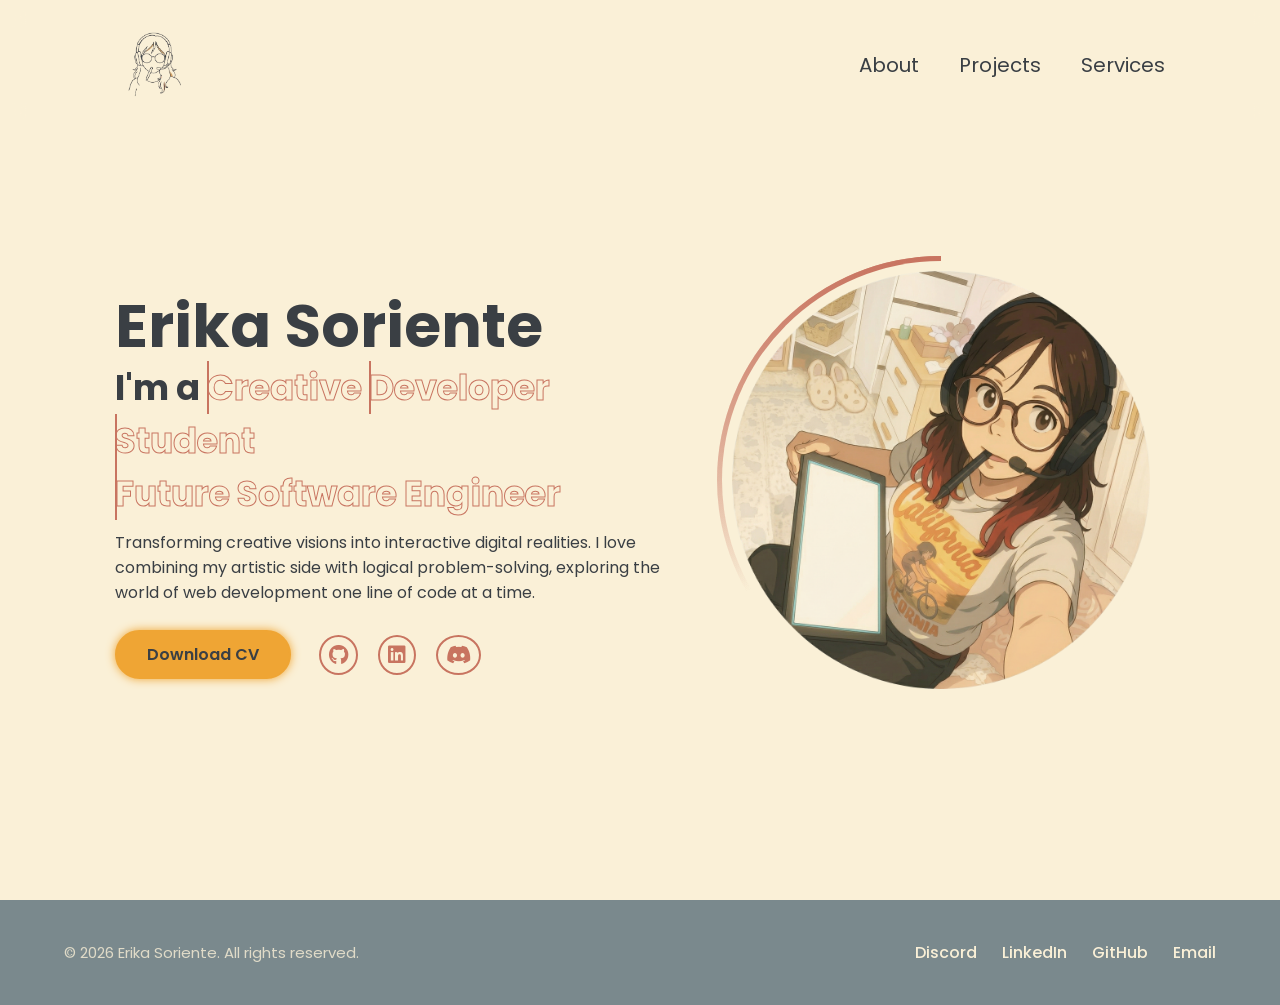
<file: index.html>
<!DOCTYPE html>
<html>
	<head>
		<meta charset="UTF-8">
		<meta name="viewport" content="width=device-width, initial-scale=1.0">
		<link rel="stylesheet" href="https://cdnjs.cloudflare.com/ajax/libs/font-awesome/6.5.2/css/all.min.css">
		<title>Portfolio</title>
		<link rel="icon" type="image/png" href="assets/favicon.png">
		<link rel="stylesheet" href="css/style.css">
		<link rel="stylesheet" href="css/mediaQueries.css">
	</head>
	<body class="home-page">
		<nav class="navbar">
			<img src="assets/logo.png" alt="logo">
			
			<input type="checkbox" id="menu" class="menu-checkbox">
		    
		    <label for="menu" class="hamburger">
		        <span></span>
		        <span></span>
		        <span></span>
		    </label>
			
			<ul>
				<li><a href="about.html">About</a></li>				
				<li><a href="projects.html">Projects</a></li>
				<li><a href="services.html">Services</a></li>
			</ul>
		</nav>
		
		<div class="load_animation">
			<div class="bar" style="--i:6;"></div>
			<div class="bar" style="--i:5;"></div>
			<div class="bar" style="--i:4;"></div>
			<div class="bar" style="--i:3;"></div>
			<div class="bar" style="--i:2;"></div>
			<div class="bar" style="--i:1;"></div>
		</div>
		
		<section class="hero">
			<div class="info">
				<h1>Erika Soriente</h1>
				<h2>I'm a 
					<span style="--i:4;" data-text="Creative">Creative</span>
					<span style="--i:3;" data-text="Developer">Developer</span>
					<span style="--i:2;" data-text="Student">Student</span>
					<span style="--i:1;" data-text="Future Software Engineer">Future Software Engineer</span>
				</h2>
				<p>Transforming creative visions into interactive digital realities. I love combining my artistic side with logical problem-solving, exploring the world of web development one line of code at a time.</p>
				<div class="button">
					<a href="assets/Soriente_Erika.pdf" download="Soriente_Erika.pdf" class="btn_cv">Download CV</a>
					<div class="social">
						<a href="https://github.com/3k1r4" target="_blank"><i class="fa-brands fa-github"></i></a>
						<a href="https://www.linkedin.com/in/erika-soriente-a7a1972ba/" target="_blank"><i class="fa-brands fa-linkedin"></i></a>
						<a href="data:text/plain;charset=utf-8,Add me on Discord: 3k1ra" download="contatto_discord.txt"><i class="fa-brands fa-discord"></i></a>
					</div>
				</div>
			</div>
			
			<div class="image">
				<div class="img_box">
					<div class="img_item">
						<img src="assets/ghibli_me.png" alt="">
					</div>
				</div>
			</div>
		</section>
		<footer>
		    <div class="footer-content">
		        <p>© 2026 Erika Soriente. All rights reserved.</p>
		        
		        <div class="footer-socials">
		        	<a href="data:text/plain;charset=utf-8,Add me on Discord: 3k1ra" download="contatto_discord.txt">Discord</a>
		            <a href="https://www.linkedin.com/in/erika-soriente-a7a1972ba/" target="_blank">LinkedIn</a>
		            <a href="https://github.com/3k1r4" target="_blank">GitHub</a>
		            <a href="mailto:ekira-005@gmail.com">Email</a>
		        </div>
		    </div>
		</footer>
	</body>
</html>
</file>
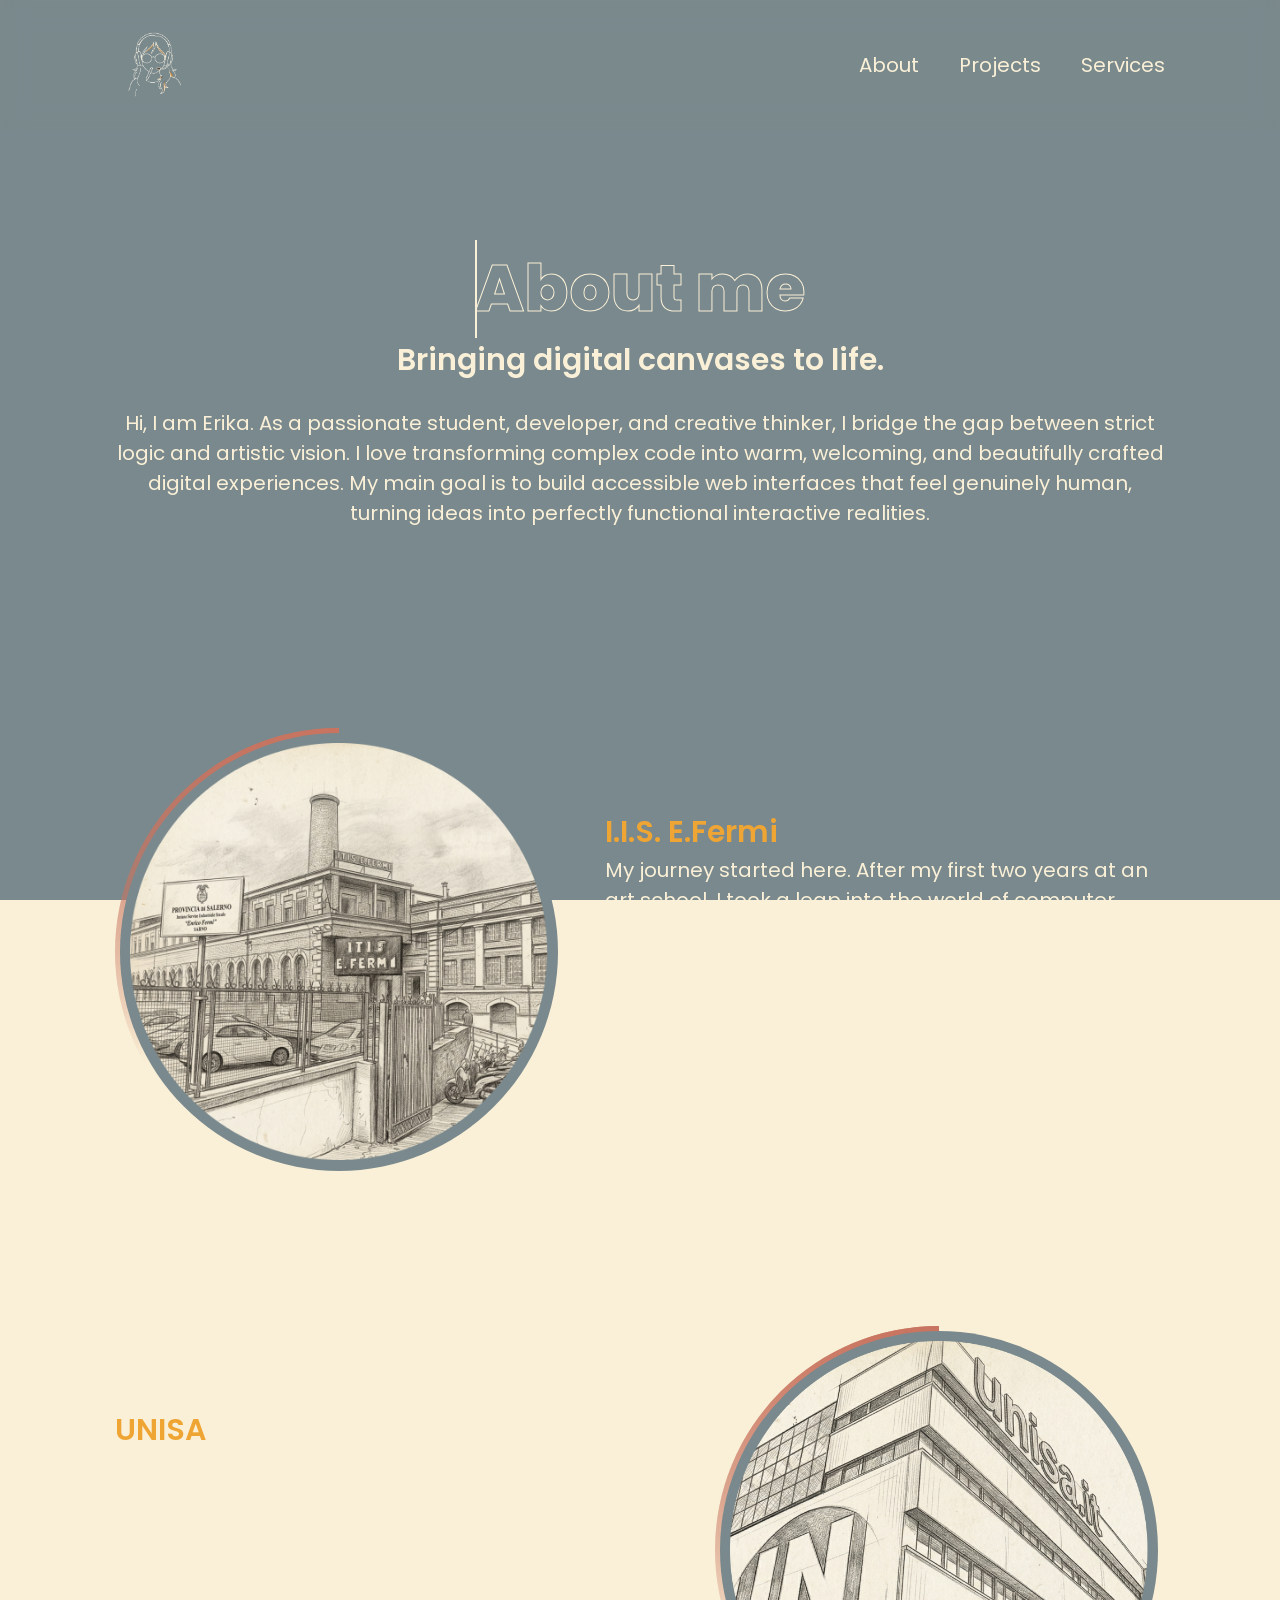
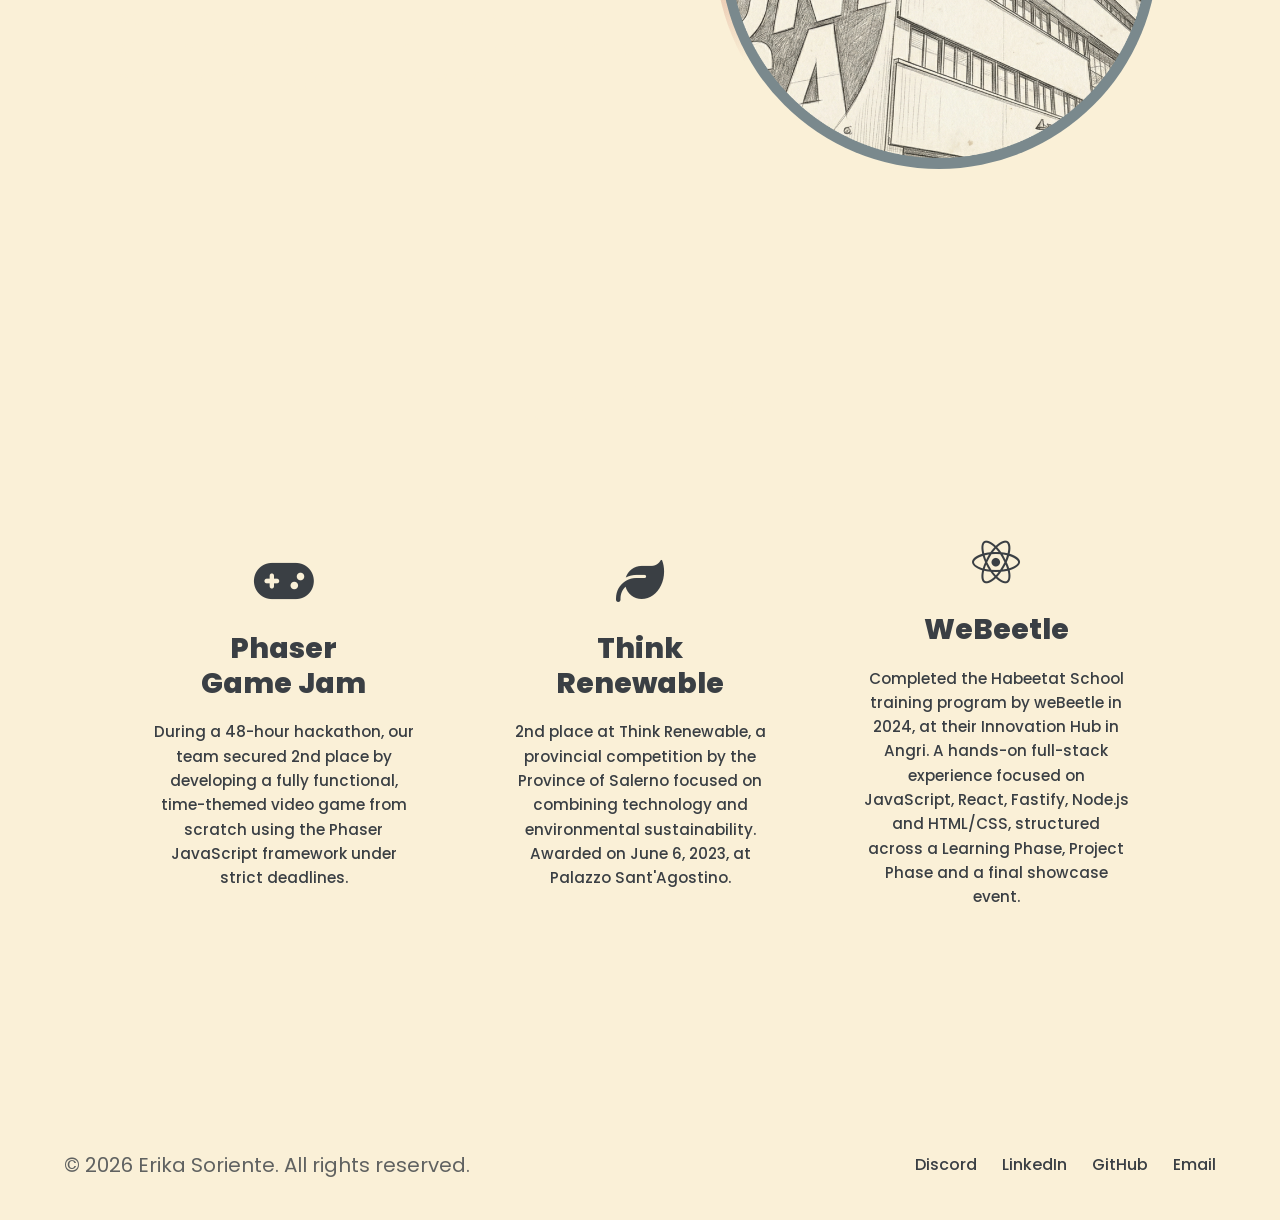
<file: about.html>
<!DOCTYPE html>
<html>
	<head>
		<meta charset="UTF-8">
		<meta name="viewport" content="width=device-width, initial-scale=1.0">
				<link rel="stylesheet" href="https://cdnjs.cloudflare.com/ajax/libs/font-awesome/6.5.2/css/all.min.css">
				<title>About</title>
				<link rel="icon" type="image/png" href="assets/favicon.png">
				<link rel="stylesheet" href="css/style.css">
				<link rel="stylesheet" href="css/mediaQueries.css">
	</head>
	
	
	<body class="about-page">
		<nav class="navbar">
			<a href="index.html"><img src="assets/logo-inverse.png" alt="logo"></a>
			
			<input type="checkbox" id="menu" class="menu-checkbox">
		    
		    <label for="menu" class="hamburger">
		        <span></span>
		        <span></span>
		        <span></span>
		    </label>
			
			<ul>
				<li><a href="#">About</a></li>
				<li><a href="projects.html">Projects</a></li>
				<li><a href="services.html">Services</a></li>
			</ul>
		</nav>

		<div class="load_animation">
			<div class="bar" style="--i:6;"></div>
			<div class="bar" style="--i:5;"></div>
			<div class="bar" style="--i:4;"></div>
			<div class="bar" style="--i:3;"></div>
			<div class="bar" style="--i:2;"></div>
			<div class="bar" style="--i:1;"></div>
		</div>
		
		<section class="about-section">
			<div class="whoIAm">
				<h1 data-text="About me">About me</h1>
				<h2>Bringing digital canvases to life.</h2><br>
				<p>Hi, I am Erika. As a passionate student, developer, and creative thinker, I bridge the gap between strict logic and artistic vision. I love transforming complex code into warm, welcoming, and beautifully crafted digital experiences. My main goal is to build accessible web interfaces that feel genuinely human, turning ideas into perfectly functional interactive realities.</p>			
			</div>
			
			<div class="education-container" >
				<div class="education">
					<div class="image">
					<a href="https://www.iisfermisarno.it/" target="_blank" >
					<div class="img_box">
						<div class="img_item">
							<img src="assets/efermi.png" alt="">
						</div>
					</div>
					</a>
					</div>
					
					<div class="text-content">
						<h2>I.I.S. E.Fermi</h2>
						<p>My journey started here. After my first two years at an art school, I took a leap into the world of computer science. Coming from a surprisingly "analog" background, the transition wasn't easy—I barely even knew how to type at first! Yet, this place quickly became special to me. It’s where I built meaningful connections, began to discover my true self, and finally realized what I wanted to do.</p>
					</div>
				</div>
				
				<div class="education">
					<div class="text-content">
						<h2>UNISA</h2>
						<p>My adventure continued at university, where I strive to grow and sculpt my skills every single day. I am currently in the second year of my Bachelor's degree, with plans to eventually pursue a Master's in Software Engineering. My ultimate goal is to bridge the two worlds I hold so dear. As a future software engineer with a profound love for art in all its facets, I want to blend technical logic with creative vision.</p>
					</div>
					
					<div class="image">
					<a href="https://www.unisa.it/" target="_blank" >
					<div class="img_box">
						<div class="img_item">
							<div class="circle"></div>
								<img src="assets/unisa.png" alt="" >
						</div>
					</div>
					</a>
					</div>
				</div>
			</div>
			<div class="experience-container">
				<h1>Experiences</h1>
				<div class="experience">
			
			    <div class="card">			    
				    <div class="icon"><i class="fa-solid fa-gamepad"></i></div>
				    <h3>Phaser<br>Game Jam</h3>
				    <a href="https://stabiesi.net/2023/03/i-i-s-e-fermi-di-sarno-vince-il-secondo-premio-del-phaser-game-jam-2023/" target="_blank">
				    <p>During a 48-hour hackathon, our team secured 2nd place by developing a fully functional, time-themed video game from scratch using the Phaser JavaScript framework under strict deadlines.</p>
				</a></div>
			
			    <div class="card">
			      	<div class="icon"><i class="fa-solid fa-leaf"></i></div>
			      	<h3>Think<br>Renewable</h3>
			      	<a href="https://stabiesi.net/2023/06/liis-e-fermi-di-sarno-si-aggiudica-il-2posto-del-think-renewable/" target="_blank">
			      	<p>2nd place at Think Renewable, a provincial competition by the Province of Salerno focused on combining technology and environmental sustainability. Awarded on June 6, 2023, at Palazzo Sant'Agostino.</p>
			    	</a>
			    </div>
			
			    <div class="card">
			      	<div class="icon"><i class="fa-brands fa-react"></i></div>
			      	<h3>WeBeetle</h3>
					<a href="https://www.webeetle.com/habeetat/" target="_blank">
			      	<p>Completed the Habeetat School training program by weBeetle in 2024, at their Innovation Hub in Angri. A hands-on full-stack experience focused on JavaScript, React, Fastify, Node.js and HTML/CSS, structured across a Learning Phase, Project Phase and a final showcase event.</p>
			    	</a>			    
			    </div>
			
			  </div>
			</div>
			
		</section>
		
		<footer>
		    <div class="footer-content">
		        <p>© 2026 Erika Soriente. All rights reserved.</p>
		        
		        <div class="footer-socials">
		        	<a href="data:text/plain;charset=utf-8,Add me on Discord: 3k1ra" download="contatto_discord.txt">Discord</a>
		            <a href="https://www.linkedin.com/in/erika-soriente-a7a1972ba/" target="_blank">LinkedIn</a>
		            <a href="https://github.com/3k1r4" target="_blank">GitHub</a>
		            <a href="mailto:ekira-005@gmail.com">Email</a>
		        </div>
		    </div>
		</footer>
		
	</body>
</html>
</file>
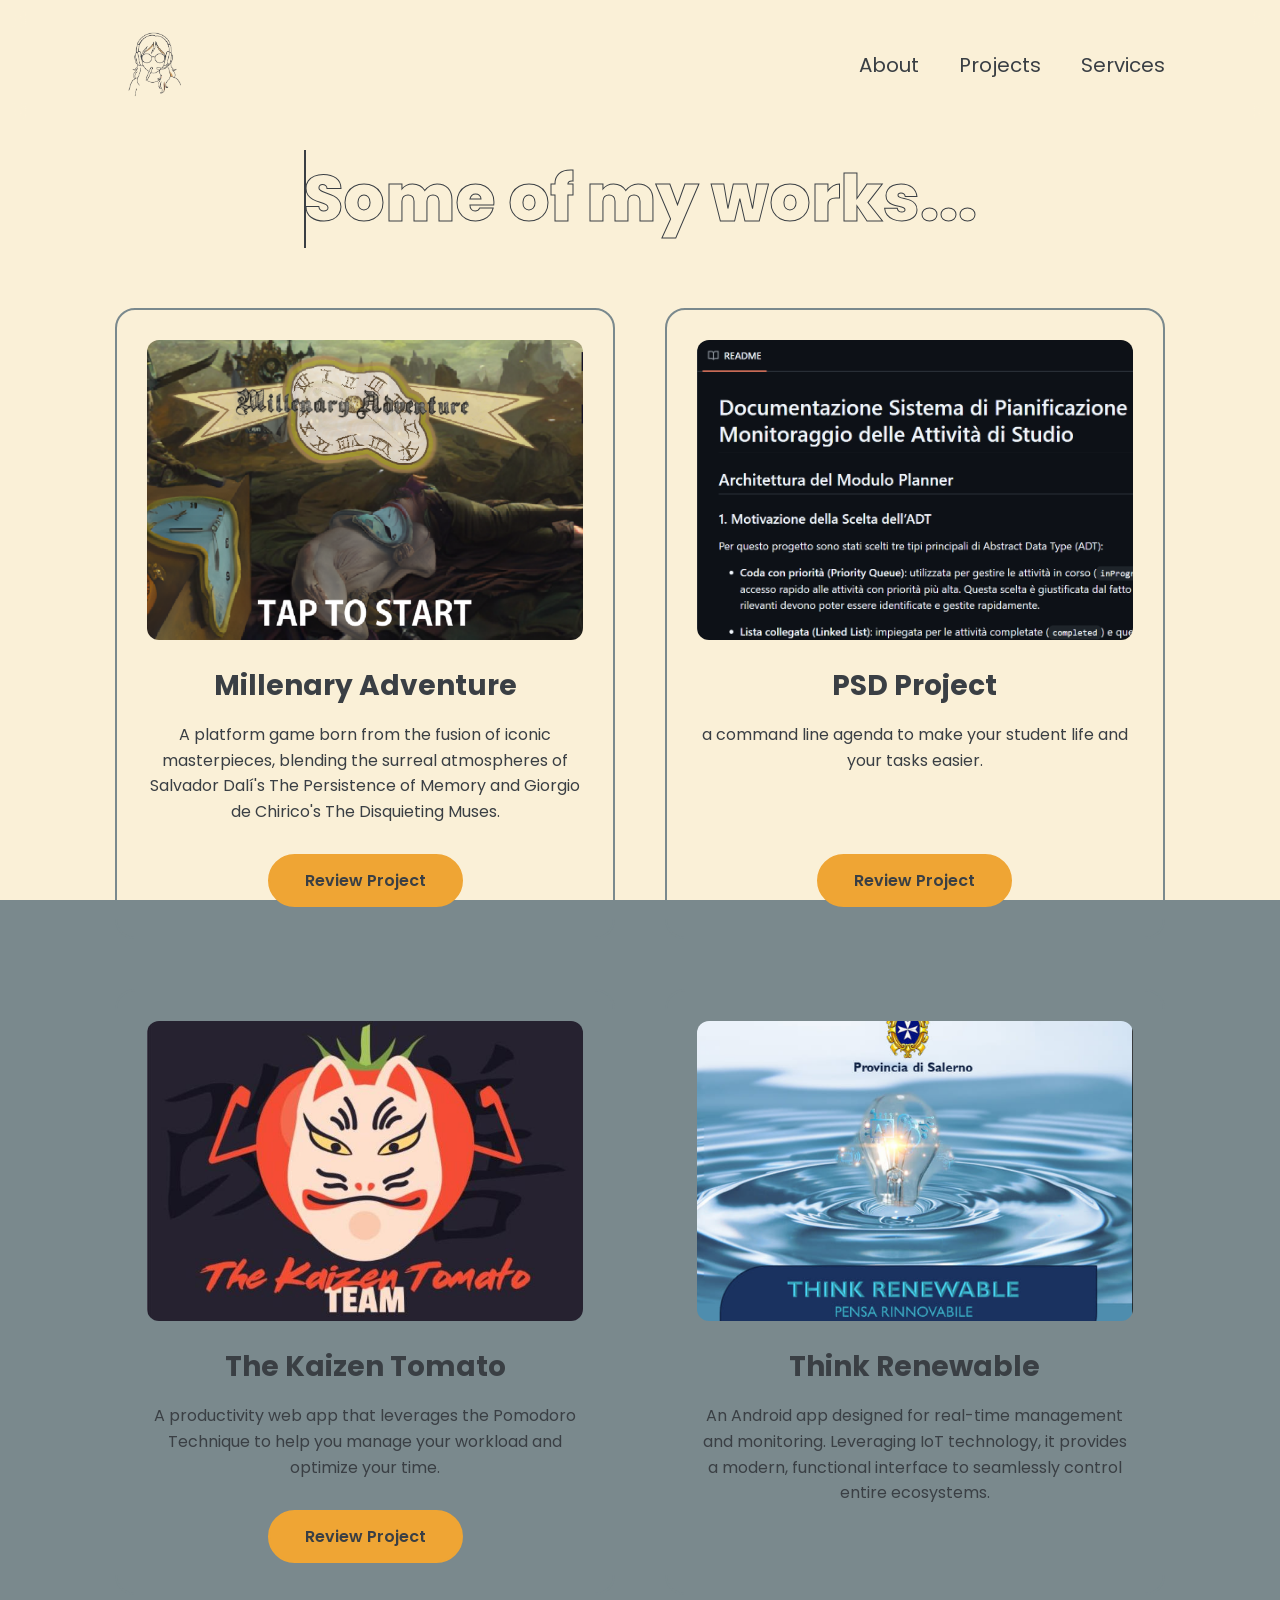
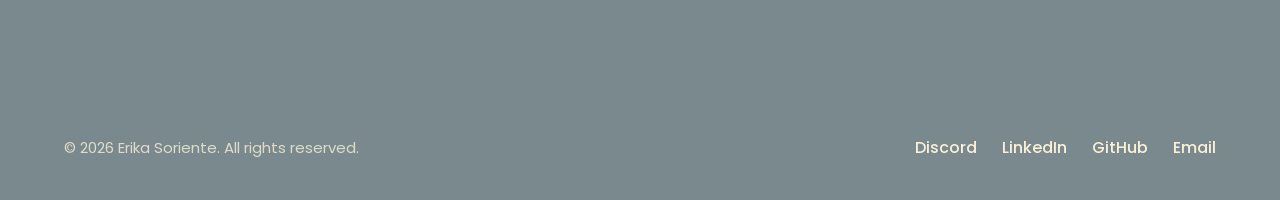
<file: projects.html>
<!DOCTYPE html>
<html>
	<head>
		<meta charset="UTF-8">
		<meta name="viewport" content="width=device-width, initial-scale=1.0">
				<link rel="stylesheet" href="https://cdnjs.cloudflare.com/ajax/libs/font-awesome/6.5.2/css/all.min.css">
				<title>Projects</title>
				<link rel="icon" type="image/png" href="assets/favicon.png">
				<link rel="stylesheet" href="css/style.css">
				<link rel="stylesheet" href="css/mediaQueries.css">
	</head>
	
	
	<body class="projects-page">
	
		<nav class="navbar">
			<a href="index.html"><img src="assets/logo.png" alt="logo"></a>
			
			<input type="checkbox" id="menu" class="menu-checkbox">
		    
		    <label for="menu" class="hamburger">
		        <span></span>
		        <span></span>
		        <span></span>
		    </label>
			
			<ul>
				<li><a href="about.html">About</a></li>				
				<li><a href="#">Projects</a></li>
				<li><a href="services.html">Services</a></li>
			</ul>
		</nav>
		
		<div class="load_animation">
			<div class="bar" style="--i:6;"></div>
			<div class="bar" style="--i:5;"></div>
			<div class="bar" style="--i:4;"></div>
			<div class="bar" style="--i:3;"></div>
			<div class="bar" style="--i:2;"></div>
			<div class="bar" style="--i:1;"></div>
		</div>
	
		<section class="projects-hero">
		    <h1 data-text="Some of my works...">Some of my works...</h1>
		
		    <div class="projects-grid">
		        
		        <div class="project-card">
		            <div class="project-img-wrapper">
		                <img src="assets/millenayAdventure.png" alt="Millenary Adventure">
		            </div>
		            <h3>Millenary Adventure</h3>
		            <p>A platform game born from the fusion of iconic masterpieces, blending the surreal atmospheres of Salvador Dalí's The Persistence of Memory and Giorgio de Chirico's The Disquieting Muses.</p>
		            <a href="https://github.com/3k1r4/MIllenary-Adventure" target="_blank" class="btn-project">Review Project</a>
		        </div>
		
		        <div class="project-card">
		            <div class="project-img-wrapper">
		                <img src="assets/psd.png" alt="psd project">
		            </div>
		            <h3>PSD Project</h3>
		            <p>a command line agenda to make your student life and your tasks easier.</p>
		            <a href="https://github.com/3k1r4/progetto-psd-0512121319" target="_blank" class="btn-project">Review Project</a>
		        </div>
		        
		        <div class="project-card">
		            <div class="project-img-wrapper">
		                <img src="assets/webeetle.jpeg" alt="kaizen tomato">
		            </div>
		            <h3>The Kaizen Tomato</h3>
		            <p>A productivity web app that leverages the Pomodoro Technique to help you manage your workload and optimize your time.</p>
		            <a href="https://github.com/3k1r4/The_Kaizen_Tomato" target="_blank" class="btn-project">Review Project</a>
		        </div>
		        
		        <div class="project-card">
		            <div class="project-img-wrapper">
		                <img src="assets/thinkRenewable.png" alt="think renewable">
		            </div>
		            <h3>Think Renewable</h3>
		            <p>An Android app designed for real-time management and monitoring. Leveraging IoT technology, it provides a modern, functional interface to seamlessly control entire ecosystems.</p>
		            
		        </div>
		        
		        </div>
		</section>
		
		<footer>
		    <div class="footer-content">
		        <p>© 2026 Erika Soriente. All rights reserved.</p>
		        
		        <div class="footer-socials">
		        	<a href="data:text/plain;charset=utf-8,Add me on Discord: 3k1ra" download="contatto_discord.txt">Discord</a>
		            <a href="https://www.linkedin.com/in/erika-soriente-a7a1972ba/" target="_blank">LinkedIn</a>
		            <a href="https://github.com/3k1r4" target="_blank">GitHub</a>
		            <a href="mailto:ekira-005@gmail.com">Email</a>
		        </div>
		    </div>
		</footer>
	</body>
</html>
</file>
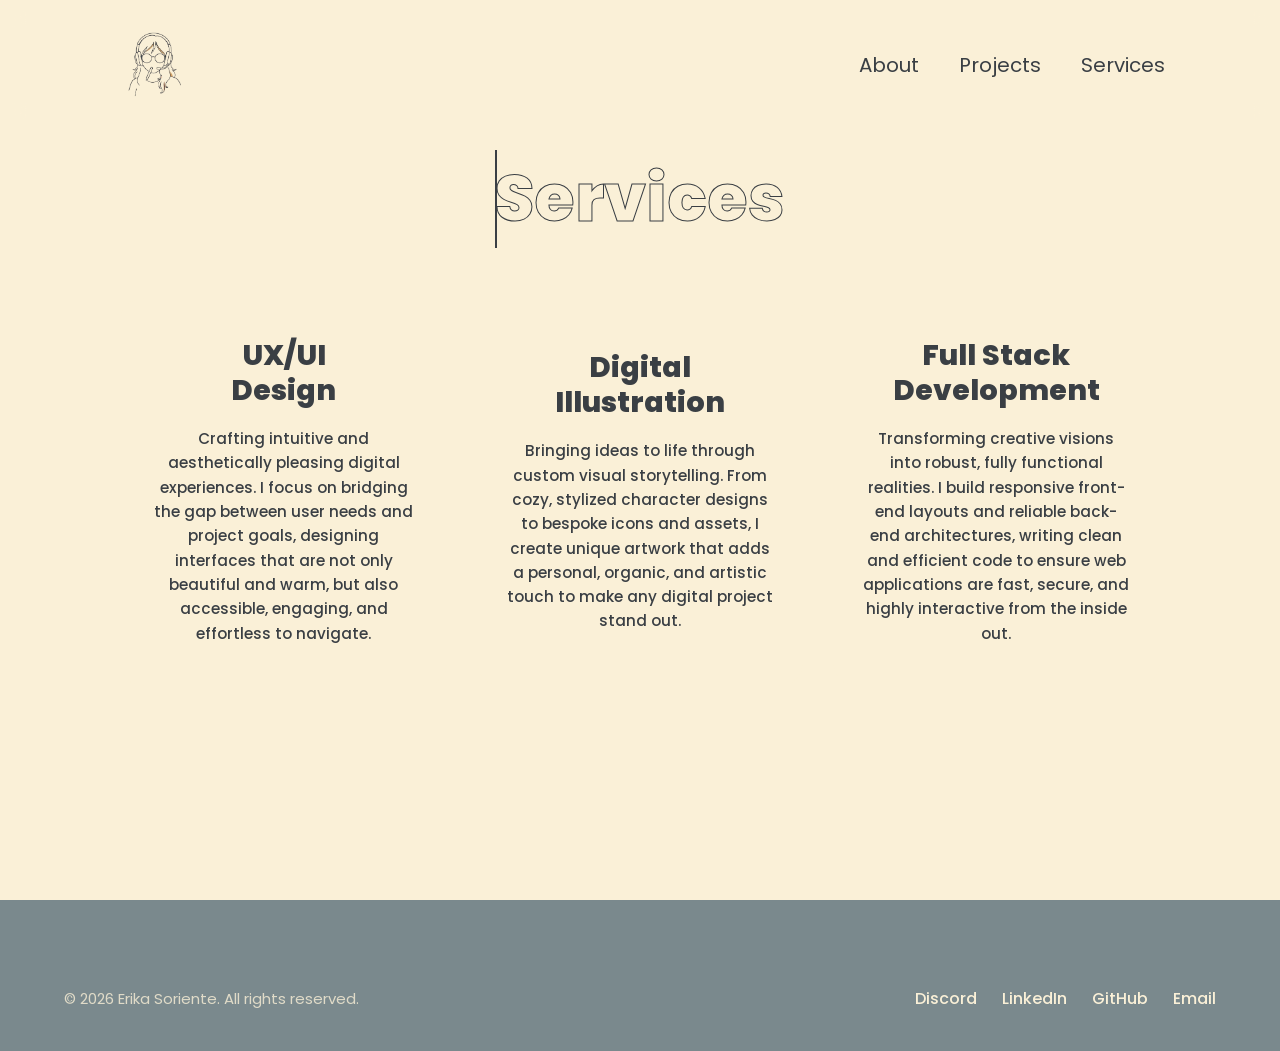
<file: services.html>
<!DOCTYPE html>
<html>
	<head>
		<meta charset="UTF-8">
		<meta name="viewport" content="width=device-width, initial-scale=1.0">
				<link rel="stylesheet" href="https://cdnjs.cloudflare.com/ajax/libs/font-awesome/6.5.2/css/all.min.css">
				<title>Services</title>
				<link rel="icon" type="image/png" href="assets/favicon.png">
				<link rel="stylesheet" href="css/style.css">
				<link rel="stylesheet" href="css/mediaQueries.css">
	</head>
	
	
	<body class="services-page">
	
		<nav class="navbar">
			<a href="index.html"><img src="assets/logo.png" alt="logo"></a>
			
			<input type="checkbox" id="menu" class="menu-checkbox">
		    
		    <label for="menu" class="hamburger">
		        <span></span>
		        <span></span>
		        <span></span>
		    </label>
			
			<ul>
				<li><a href="about.html">About</a></li>				
				<li><a href="projects.html">Projects</a></li>
				<li><a href="#">Services</a></li>
			</ul>
		</nav>
		
		<div class="load_animation">
			<div class="bar" style="--i:6;"></div>
			<div class="bar" style="--i:5;"></div>
			<div class="bar" style="--i:4;"></div>
			<div class="bar" style="--i:3;"></div>
			<div class="bar" style="--i:2;"></div>
			<div class="bar" style="--i:1;"></div>
		</div>
	
		<section class="services-hero">
		<div class="services-container">
				<h1 data-text="Services">Services</h1>
				<div class="service">
			
			    <div class="card">
			      <h3>UX/UI<br>Design</h3>
			      <p>Crafting intuitive and aesthetically pleasing digital experiences. I focus on bridging the gap between user needs and project goals, designing interfaces that are not only beautiful and warm, but also accessible, engaging, and effortless to navigate.</p>
			    </div>
			
			    <div class="card">
			      <h3>Digital<br>Illustration</h3>
			      <p>Bringing ideas to life through custom visual storytelling. From cozy, stylized character designs to bespoke icons and assets, I create unique artwork that adds a personal, organic, and artistic touch to make any digital project stand out.</p>
			    </div> 
			
			    <div class="card">
			      <h3>Full Stack <br>Development</h3>
			      <p>Transforming creative visions into robust, fully functional realities. I build responsive front-end layouts and reliable back-end architectures, writing clean and efficient code to ensure web applications are fast, secure, and highly interactive from the inside out.</p>
			    </div>
			
			  </div>
			</div>
		</section>
		
		<footer>
		    <div class="footer-content">
		        <p>© 2026 Erika Soriente. All rights reserved.</p>
		        
		        <div class="footer-socials">
		        	<a href="data:text/plain;charset=utf-8,Add me on Discord: 3k1ra" download="contatto_discord.txt">Discord</a>
		            <a href="https://www.linkedin.com/in/erika-soriente-a7a1972ba/" target="_blank">LinkedIn</a>
		            <a href="https://github.com/3k1r4" target="_blank">GitHub</a>
		            <a href="mailto:ekira-005@gmail.com">Email</a>
		        </div>
		    </div>
		</footer>
	</body>
</html>
</file>
<file: css/style.css>
@import url('https://fonts.googleapis.com/css2?family=Poppins:wght@300;400;500;600;700;800;900&display=swap');

:root{
	--sfondo: #FAF0D7;
	--testi: #3A3F44;
	--cta: #efa534;
	--supporto: #C87460;	
	--supporto2: #7A898D;
}

* {
    margin: 0;
    padding: 0;
    box-sizing: border-box;
    font-family: 'Poppins', sans-serif;
}

 body.home-page, body.projects-page, body.services-page {
	background : var(--supporto2);
}

 body.about-page {
	background : var(--sfondo) ; 
}

.navbar {
	position: fixed;
	left: 0;
	top: 0;
	width: 100%;
	padding: 25px 9%;
	-webkit-backdrop-filter: blur(12px);
    backdrop-filter: blur(12px);

	display: flex;
	justify-content: space-between;
	align-items: center;
	z-index: 100;
	visibility: hidden;
	opacity: 0;
	animation: show-items 1.5s linear forwards;
	animation-delay: 1s;
}

.about-page .navbar{
	background-color: rgba(122, 137, 141, 0.6);}
	
.home-page .navbar, .projects-page .navbar,
.services-page .navbar{
	background-color: rgba(250, 240, 215, 0.6);
	
}

@keyframes show-items{
	100%{
		visibility: visible;
		opacity:1;
	}
}
.menu-checkbox {
    display: none;
}

.hamburger {
    display: none;
    flex-direction: column;
    gap: 6px;
    z-index: 110;
}

.hamburger span {
    width: 30px;
    height: 3px;
    
    border-radius: 3px;
    transition: all 0.3s ease-in-out;
}
.home-page .hamburger span,
.projects-page .hamburger span,
.services-page .hamburger span{
	background-color: var(--testi);
}
.about-page .hamburger span{
	background-color: var(--sfondo);
}

a {
	color: var(--testi);
	text-decoration: none;
	
}

.navbar  img {
  width: 80px; 
  height: auto; 
  display: block;
}
.navbar ul {
	display: flex;
}

.navbar ul li {
	list-style: none;
	margin-left: 40px;
	
}

.navbar ul li a {
	font-size: 20px;
	font-weight: 400;
	transition: .5s;
}


.navbar ul li:hover a{
	color: var(--cta);
}

.hero, .about-section {
	display: flex;
	gap: 50px;
	align-items: center;
	min-height: 100vh;
	padding: 60px 9% 0;
	color: var(--testi);
	visibility: hidden;
	opacity: 0;
	animation: show-items 1.5s linear forwards;
	animation-delay: 1s;
}

.hero .info h1{
	font-size: 60px;
}

	.info h2 {
	font-size: 35px;
	margin-top: -10px;
	display: inline-block;
}

.info span, 
.whoIAm h1,
.projects-hero h1,
.services-hero h1 {
    position: relative;
    display: inline-block;
    color: transparent;
    white-space: nowrap;
}

.info span::before, 
.whoIAm h1::before,
.projects-hero h1::before,
.services-hero h1::before {
    content: attr(data-text); 
    position: absolute;
    width: 0%;
    
    white-space: nowrap;
    overflow: hidden;
}
.info span {
	-webkit-text-stroke: 1px var(--supporto);
    animation: write 16s linear infinite;
    animation-delay: calc(-4s * var(--i));
}
.info span::before {
	border-right: 2px solid var(--supporto);
    color: var(--supporto);
    animation: fill 4s linear infinite;
}
.whoIAm h1{
	font-size:65px;
	font-weight: 800;
	-webkit-text-stroke: 1px var(--sfondo);
}
.whoIAm h1::before{
	border-right: 2px solid var(--sfondo);
    color: var(--sfondo);
}
.projects-hero h1{
	text-align: center;
    font-size: 65px;
    margin-bottom: 60px;
    font-weight: 800;
    -webkit-text-stroke: 1px var(--testi);
}
.services-hero h1{
    font-size: 65px;
    font-weight: 800;
    -webkit-text-stroke: 1px var(--testi);
}
.projects-hero h1::before,.services-hero h1::before{
	border-right: 2px solid var(--testi);
    color: var(--testi);
}
.whoIAm h1::before, .projects-hero h1::before,
.services-hero h1::before{
	animation: fill 4s linear infinite;
	animation-delay: 1s;
}

@keyframes fill{
	10%, 100%{
		width: 0%;
	}
	70%, 90%{
		width: 100%;
	}
}

@keyframes write{
	25%, 100%{
		display: none;
	}
}

.hero .info p {
	font-size: 16px;
	margin: 10px 0 25px;
}
.hero .button{
	display: flex;
	align-items: center;
}

.hero .btn_cv{
	display: inline-block;
	padding: 10px 30px;
	background: var(--cta);
	border: 2px solid var(--cta);
	border-radius: 40px;
	box-shadow: 0 0 10px var(--cta);
	font-size: 16px;
	color: var(--testi);
	font-weight: 600;
	transition: .5s;
}

.hero .btn_cv:hover{
	background: transparent;
	color: var(--cta);
	box-shadow: none;
}

.hero .social{
	margin-left:20px;
	
}
.hero .social a{
	display: inline-flex;
	padding: 8px;
	border:  2px solid var(--supporto);
	border-radius: 50%;
	font-size: 20px;
	color: var(--supporto);
	margin: 0 8px;
	transition:.5s;
}
.hero .social a:hover{
	background: var(--supporto);
	color: var(--testi);
	box-shadow: 0 0 10px var(--supporto);
}

.hero .image .img_box,
.about-section .image .img_box{
	width: 35vw;
	height: 35vw;
	padding: 5px;
	border-radius:50%;
	position: relative;
	display:flex;
	justify-content: center;
	align-items: center;
	 	overflow: hidden;
}
.hero .image .img_box::before,
.hero .image .img_box::after,
.about-section .image .img_box::before,
.about-section .image .img_box::after{
	content: '';
	position: absolute;
	width: 500px;
	height: 500px;
	background: conic-gradient(transparent, transparent, transparent, var(--supporto));
	transform: rotate(0deg);
	animation: orbit 10s linear infinite;
}
.hero .image .img_box::after,
.about-section .image .img_box::after{
	animation-delay: -5s;
}

@keyframes orbit{
	100% {
		transform: rotate(360deg);
	}
}

 .hero .image .img_item,
  .about-section .image .img_item
{
 	width: 100%;
 	height: 100%;
 	padding: 10px;
 	border-radius: 50%;
 	position: relative;
 	overflow: hidden;
 	
 	z-index:1;
 }
 .hero .image .img_item
 {
 	background: var(--sfondo);
 }
  .about-section .image .img_item{
  	background: var(--supporto2);
  }
 .hero .img_item img,
  .about-section .img_item img{
 	
 	
 	display: block;
 	width: 100%;
 	object-fit: cover;
 	
 }
 .load_animation{
 	position: fixed;
 	top: 0;
 	left: 0;
 	width:100%;
 	height: 100%;
 	display: grid;
 	z-index: -1;
 }
 .home-page .load_animation,
 .about-page .load_animation{
 grid-auto-flow: column;
 grid-auto-columns: 1fr;
 }
 .projects-page .load_animation,
 .services-page .load_animation{
 grid-auto-rows: 1fr;
 }
 
 .load_animation .bar{
 	width: 100%;
 	height: 100%;
 	
 	animation: show-bars .5s ease-in-out forwards;
 	animation-delay: calc(.1s * var(--i));
 }
 .home-page .load_animation .bar{
 	background: var(--sfondo);
 	transform: translateY(-100%);
 }
 .about-page  .load_animation .bar{
 	transform: translateY(100%);
 	background: var(--supporto2);
 }
 .projects-page  .load_animation .bar{
 	transform: translateX(-100%);
 	background: var(--sfondo);
 }
 .services-page  .load_animation .bar{
 	transform: translateX(100%);
 	background: var(--sfondo);
 }
 @keyframes show-bars{
 	100%{
 		transform: translateY(0%);
 		transform: translateX(0%);
 		
 	}
 }
footer {
    padding: 40px 5%; 
	visibility: hidden;
	opacity: 0;
	animation: show-items 1.5s linear forwards;
	animation-delay: 1s;
}

.home-page footer, .home-page .footer-socials a,
.projects-page footer, .projects-page .footer-socials a,
.services-page footer, .services-page .footer-socials a{
	background-color: var(--supporto2); 
    color: var(--sfondo); 
}
.about-page footer, .about-page .footer-content p, 
.about-page .footer-socials a{
	background-color: var(--sfondo); 
    color: var(--testi); 
}

.footer-content {
    display: flex;
    justify-content: space-between; 
    align-items: center;
    max-width: 1200px; 
    margin: 0 auto;
    flex-wrap: wrap;
    gap: 20px;
}

.footer-content p {
    font-size: 15px;
    margin: 0;
    opacity: 0.8;}

.footer-socials {
    display: flex;
    gap: 25px; 
}

.footer-socials a {
    font-size: 16px;
    font-weight: 500;
    transition: all 0.3s ease;
    display: inline-block;
}

.footer-socials a:hover {
    color: var(--cta); 
    transform: translateY(-3px);
}

/* about page*/

.about-page a{
	color: var(--sfondo);
}


.about-page h2{
	font-size: 30px;
	font-weight:600;
	color: var(--sfondo);
}
.about-page p{
	font-size: 20px;
	color: var(--sfondo);
}

.about-section{
	flex-direction: column;
	padding: 150px 9% 0;
	gap: 200px;
}
.whoIAm{
	padding-top: 10vh;
	text-align: center;
}


.education-container {
    display: flex;
    flex-direction: column; 
    gap: 150px;
    width: 100%;
}
.education h2{
	color:var(--cta);
}
.education {
  display: flex;
  align-items: center;
  justify-content: space-around; 
  gap: 40px; 
}

.education .text-content {
  flex: 1;
}


.education .image {
  flex: 0 0 450px; 
}
.experience-container, .services-container {
	align-items: center;
	display: flex;
	flex-direction:column;
	gap: 50px;
	margin: 0 0 10rem;
}
.experience-container h1{
	font-size:45px;
	font-weight:800;
	color: var(--sfondo);
}

.experience , .service{
  display: flex;
  gap: 30px; 
  max-width: 1200px;
  width: 100%;
  justify-content: center;
  flex-wrap: wrap; 
}

.card {
  background-color: var(--sfondo);
  color: var(--testi); 
  border-radius: 24px; 
  padding: 40px 30px;
  width: calc(33% - 20px);
  min-width: 280px; 
  max-width: 350px;
  text-align: center;
  box-sizing: border-box;
  display: flex;
  flex-direction: column;
  justify-content: center;
  transition: transform 0.3s ease, box-shadow 0.3s ease;
}

.card:hover {
  transform: translateY(-10px); 
  box-shadow: 0 15px 30px rgba(98, 110, 113, 0.6);
}

 .icon {
  margin-bottom: 20px;
  height: 60px; 
  display: flex;
  justify-content: center;
  align-items: center;
  font-size: 3rem;
  font-weight: bold;
}

.card h3 {
  font-size: 1.8rem;
  margin-bottom: 20px;
  line-height: 1.2;
  font-weight: 800;
}

.card p {
  font-size: 0.95rem;
  line-height: 1.6;
  color:var(--testi); 
  font-weight: 500;
}

/*projects*/

.projects-hero, .services-hero {
    padding: 150px 9% 100px;
    display:flex;
    flex-direction:column;
    align-items:center;
    min-height: 100vh;
    visibility: hidden;
	opacity: 0;
	animation: show-items 1.5s linear forwards;
	animation-delay: 1s;
}

.projects-grid {
    display: grid;
    grid-template-columns: repeat(2, 1fr);
    gap: 50px; 
    max-width: 1200px;
    margin: 0 auto;
}

.project-card {
    background-color: transparent; 
    border: 2px solid var(--supporto2); 
    border-radius: 20px;
    padding: 30px;
    display: flex;
    flex-direction: column;
    align-items: center;
    text-align: center;
    transition: all 0.4s ease;
}

.project-card:hover {
    border-color: var(--cta); 
    box-shadow: 0 0 25px rgba(239, 165, 52, 0.3); 
    transform: translateY(-5px); 
}

.project-img-wrapper {
    width: 100%;
    height: 300px;
    border-radius: 12px;
    overflow: hidden;
    margin-bottom: 25px;
}

.project-img-wrapper img {
    width: 100%;
    height: 100%;
    object-fit: cover;
    transition: transform 0.5s ease;
}


.project-card:hover .project-img-wrapper img {
    transform: scale(1.05);
}
.project-card h3 {
    font-size: 28px;
    margin-bottom: 15px;
    color: var(--testi);
}

.project-card p {
    font-size: 16px;
    line-height: 1.6;
    color: var(--testi);
    margin-bottom: 30px;
    flex-grow: 1; }

.btn-project {
    display: inline-block;
    padding: 12px 35px;
    background: var(--cta);
    border: 2px solid var(--cta);
    border-radius: 40px;
    color: var(--testi);
    font-weight: 600;
    font-size: 16px;
    transition: .5s;
}

.btn-project:hover {
    background: transparent;
    color: var(--cta);
}
</file>
<file: css/mediaQueries.css>
@charset "UTF-8";

 @media (max-width: 995px) {
 	.hero, .about-section {
        padding-left: 5%;
        padding-right: 5%;
    }
 	.navbar {
        flex-wrap: wrap; 
        padding: 15px 5%;
    }
    
    .hamburger {
        display: flex; 
    }

    .navbar ul {
        position: static;
        top: 100%; 
        left: 0;
        width: 100%;
        flex-direction: column;
        align-items: center;
        padding: 30px 0;
        gap: 20px;
        
        max-height: 0;
        overflow: hidden;
        padding: 0;
        margin: 0;
        transition: max-height 0.4s ease-in-out, padding 0.4s ease-in-out;
    }
    
    .menu-checkbox:checked ~ ul {
        max-height: 400px;
        padding-top: 20px;
        padding-bottom: 15px;
    }

    .menu-checkbox:checked ~ .hamburger span:nth-child(1) {
        transform: translateY(9px) rotate(45deg);
    }
    .menu-checkbox:checked ~ .hamburger span:nth-child(2) {
        opacity: 0; 
    }
    .menu-checkbox:checked ~ .hamburger span:nth-child(3) {
        transform: translateY(-9px) rotate(-45deg);
    }
    
    .hero {
        flex-direction: column-reverse; 
        text-align: center;
        justify-content: center;
        padding-top: 150px;
    }
    .hero .button {
        justify-content: center;
    }

    
    .hero .image .img_box,
    .about-section .image .img_box {
        width: 50vw;
        height: 50vw;
    }
	  .education, 
    .education:nth-child(even) {
        flex-direction: column;
        text-align: center;
    }
    
    .education .image {
        display: flex;
	    justify-content: center; 
	    align-items: center;    
	    }
    .card {
        width: calc(50% - 15px); 
    }
    
     .projects-grid {
        grid-template-columns: 1fr;
        gap: 40px;
    }
    
    .project-img-wrapper {
        height: 250px; 
    }

    .projects-title {
        font-size: 40px;
    }
}

@media (max-width: 770px) {
    .hero .info h1 {
        font-size: 40px;
    }
    .hero .info h2 {
        font-size: 22px;
    }
    .about-page h1 {
        font-size: 45px;
    }
    .about-page h2 {
        font-size: 24px;
    }
    .projects-page h1 {
        font-size: 28px;
    }
    .navbar ul li a {
        font-size: 16px; 
    }
    .whoIAm{
    padding-top: 0;}

    .hero .image .img_box,
    .about-section .image .img_box {
        width: 75vw;
        height: 75vw;
    }

    .about-section {
        gap: 80px;
        padding-top: 180px;
    }
    .education-container {
        gap: 80px; 
    }
    .education .image {
        display: flex;
        justify-content: center; 
        align-items: center;
        width: 100%;
        margin: 0 auto;
    }.card {
        width: 100%; 
    }
}
</file>
